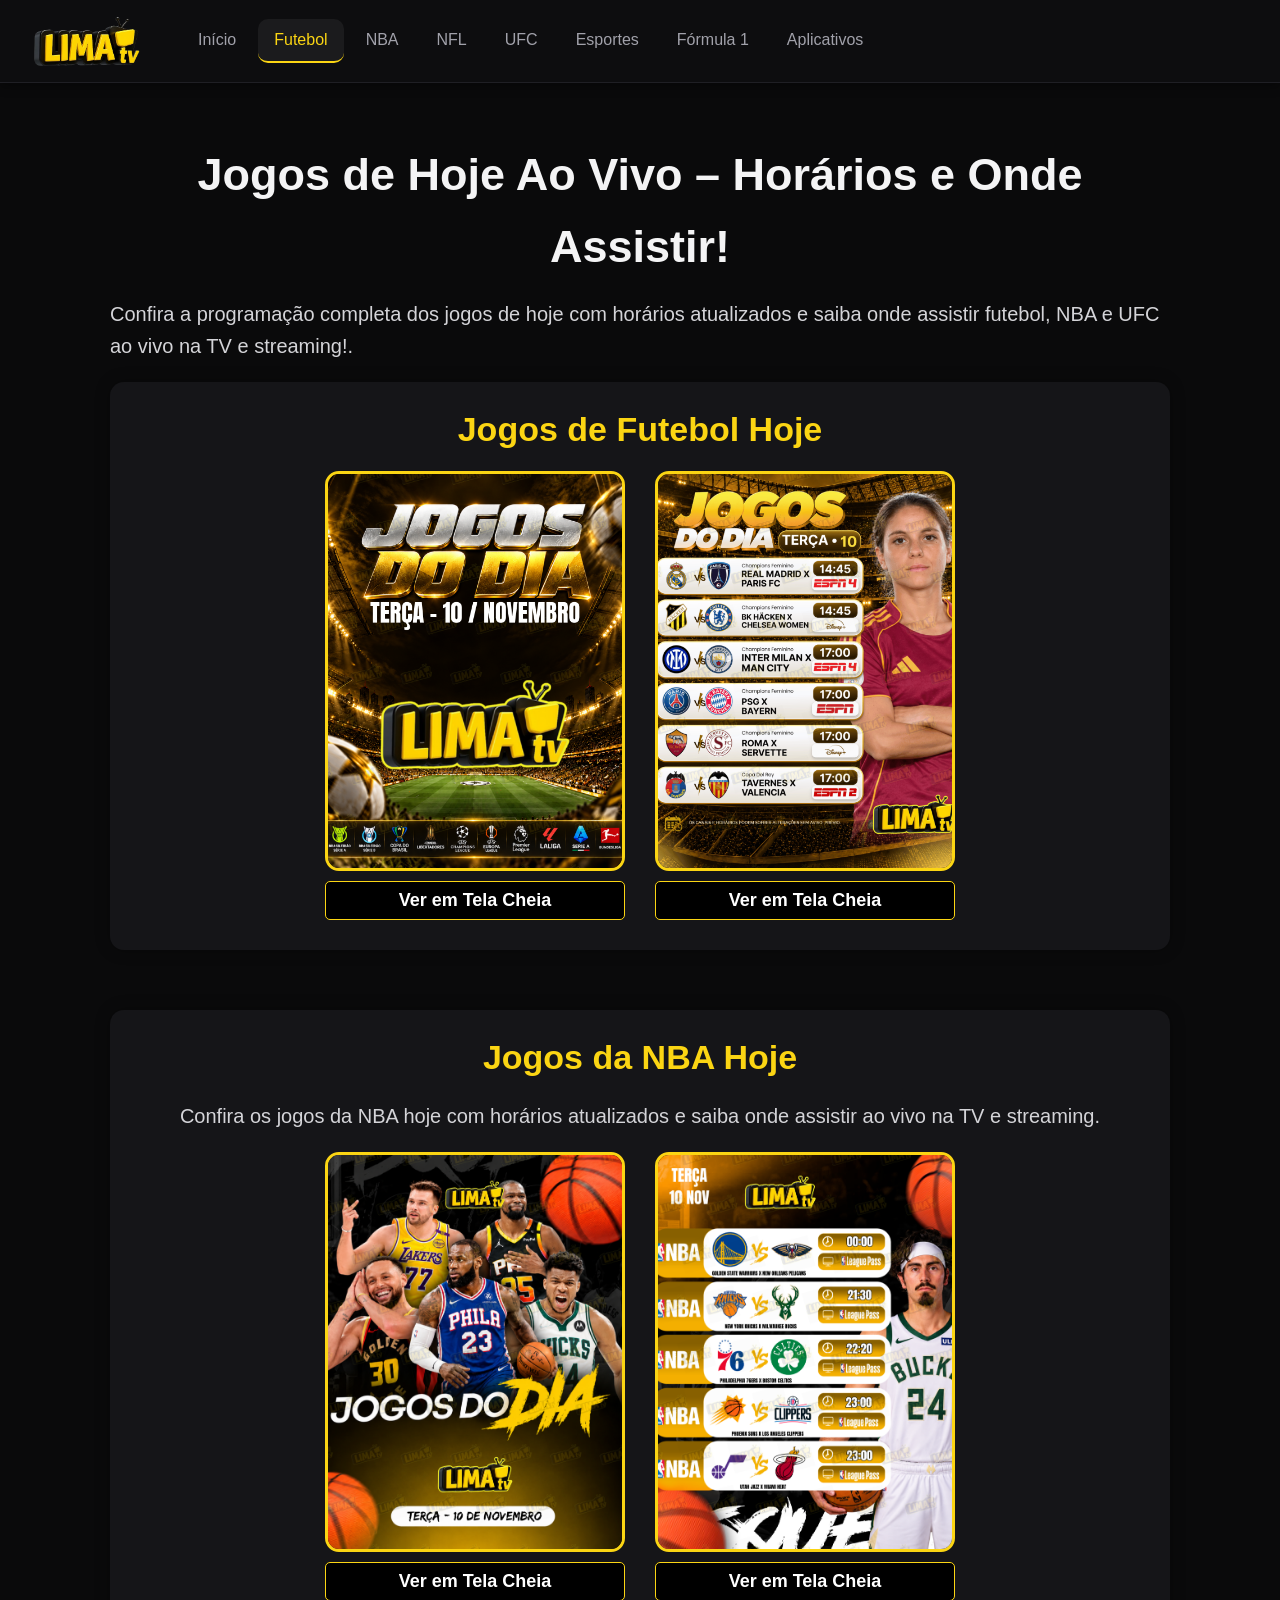
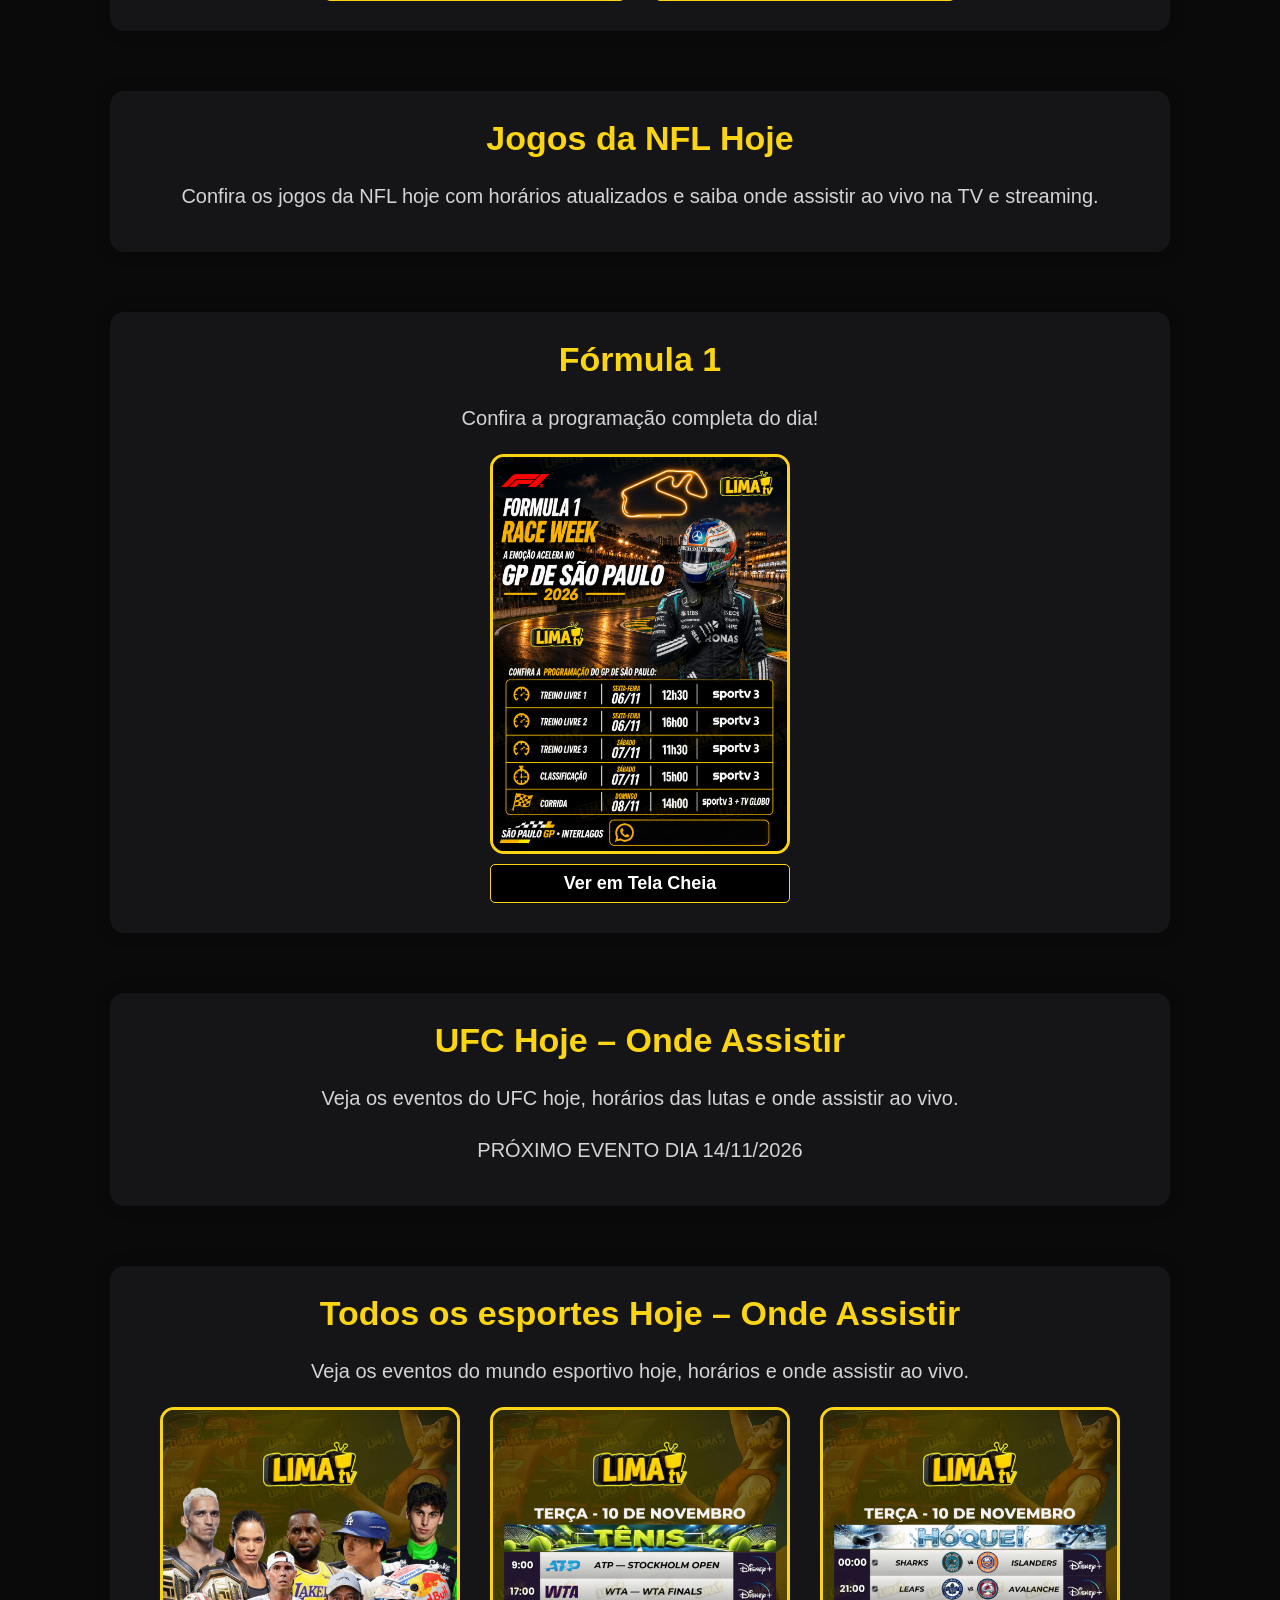
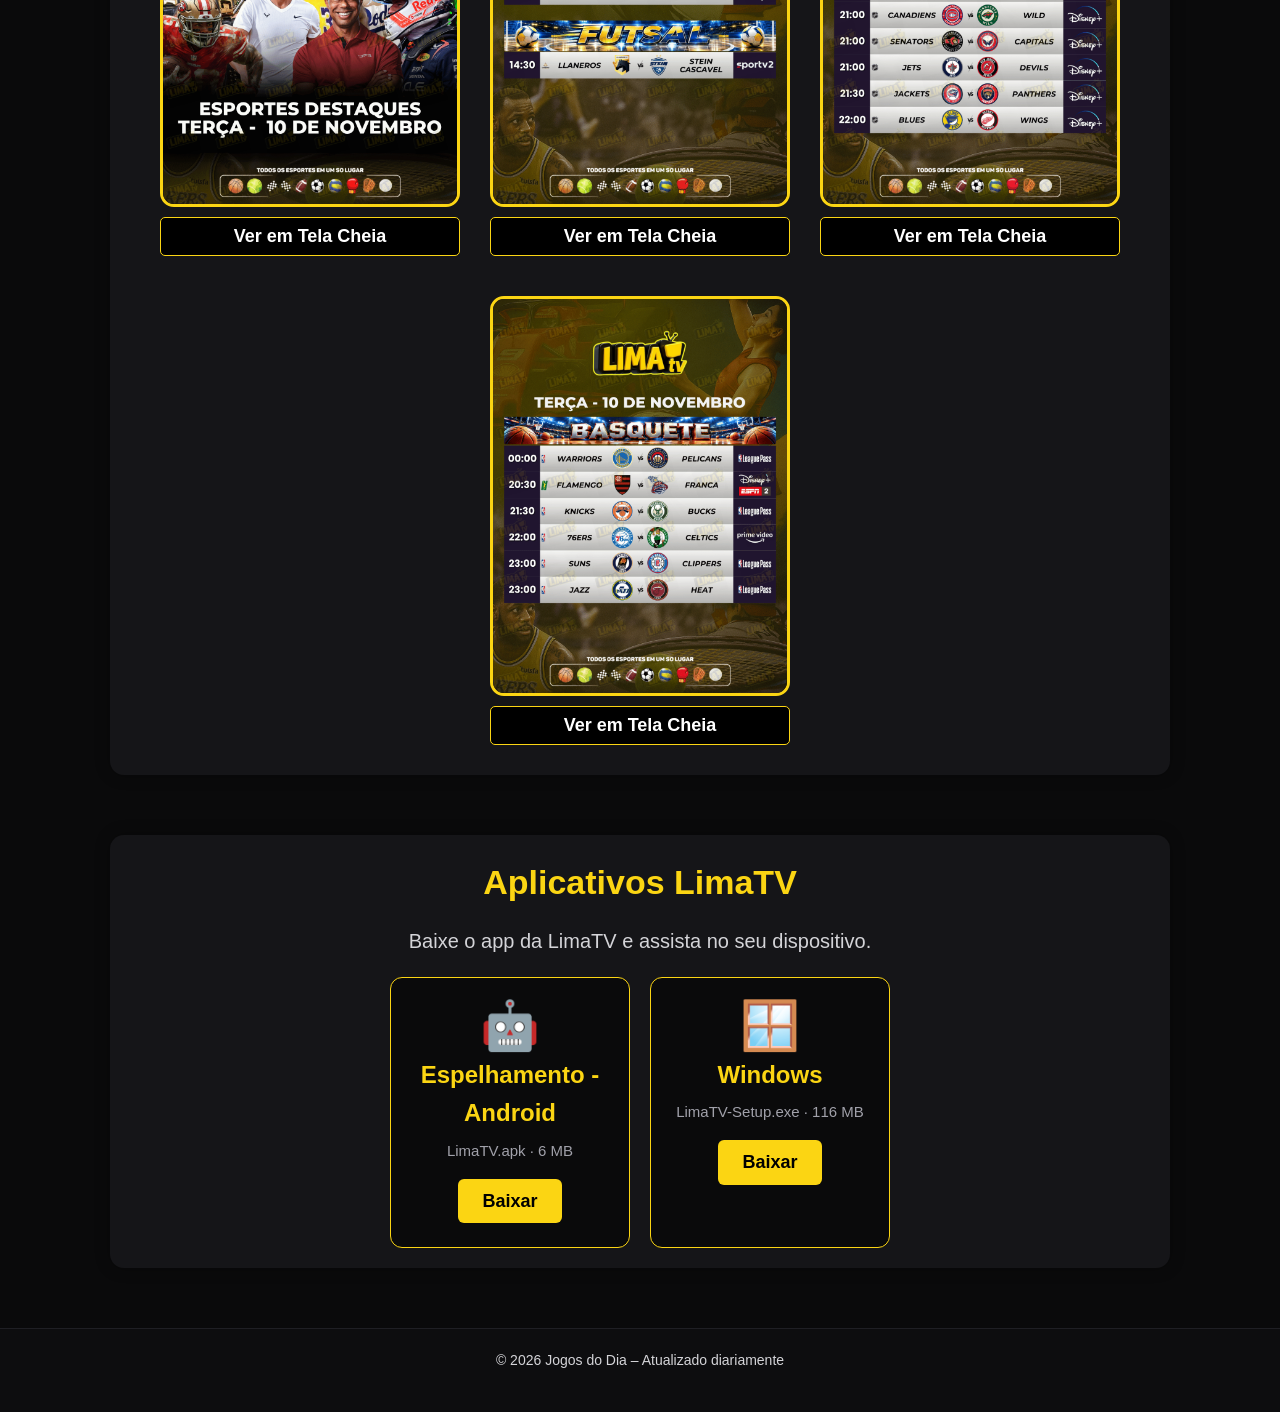
<file: index.html>
<!doctype html>

<html lang="pt-BR">
  <head>
    <meta charset="UTF-8" />
    <meta name="viewport" content="width=device-width, initial-scale=1.0" />

    <title id="titulo-site">Jogos de Hoje Ao Vivo – Futebol, NBA e UFC</title>

    <meta
      name="description"
      content="Confira os jogos de hoje ao vivo com horários atualizados e onde assistir futebol, NBA e UFC. Programação completa todos os dias."
    />

    <link rel="canonical" href="https://www.jogosdehoje.top/" />

    <!-- Open Graph -->
    <meta property="og:title" content="Jogos de Hoje – Onde Assistir Ao Vivo" />
    <meta
      property="og:description"
      content="Veja os jogos de hoje com horários e transmissão ao vivo."
    />
    <meta
      property="og:image"
      content="https://www.jogosdehoje.top/preview.jpg"
    />

    <meta property="og:type" content="website" />
    <meta property="og:locale" content="pt_BR" />

    <link rel="stylesheet" href="style.css" />
    <link rel="shortcut icon" href="limatvlogopreta.png" type="image/x-icon" />
  </head>

  <body>
    <header>
      <div class="img-desktop">
        <img
          class="img.desktop"
          src="limatvlogopreta.png"
          alt="Logo Jogos do Dia"
          width="200"
          height="80"
        />
      </div>

      <div class="menu-mobile">
        <div>
          <img
            src="limatvlogopreta.png"
            alt="Logo Jogos do Dia"
            width="200"
            height="80"
          />
        </div>
        <button id="menu-btn">&#9776;</button>
      </div>

      <nav id="menu">
        <ul>
          <li>
            <a href="#inicio" class="ativo"
              ><span class="nav-icon" aria-hidden="true">🏠</span>Início</a
            >
          </li>
          <li>
            <a href="#futebol"
              ><span class="nav-icon" aria-hidden="true">⚽</span>Futebol</a
            >
          </li>
          <li>
            <a href="#nba"
              ><span class="nav-icon" aria-hidden="true">🏀</span>NBA</a
            >
          </li>
          <li>
            <a href="#nfl"
              ><span class="nav-icon" aria-hidden="true">🏈</span>NFL</a
            >
          </li>
          <li>
            <a href="#ufc"
              ><span class="nav-icon" aria-hidden="true">🥊</span>UFC</a
            >
          </li>
          <li>
            <a href="#esportes"
              ><span class="nav-icon" aria-hidden="true">🏆</span>Esportes</a
            >
          </li>
          <li>
            <a href="#formula1"
              ><span class="nav-icon" aria-hidden="true">🏎️</span>Fórmula 1</a
            >
          </li>
          <li>
            <a href="#aplicativos"
              ><span class="nav-icon" aria-hidden="true">📲</span>Aplicativos</a
            >
          </li>
        </ul>
      </nav>

      <div id="menu-backdrop"></div>
    </header>

    <!-- COLOQUE LOGO ABAIXO DO <header> -->

    <main>
      <!-- BANNER ESPORTIVO -->
      <!-- <div class="sports-banner">
        <div class="sports-icons">
          <span>🏆</span>
          <span>🇧🇷💚💛💙</span>
          <span>🇧🇷</span>
        </div>

        <div class="sports-content">
          <h2>🏆 Brasil na copa!</h2>

          <div id="contador-copa"></div>
        </div>
      </div> -->

      <br />

      <!-- H1 PRINCIPAL -->

      <section id="inicio" class="reveal">
        <h1>Jogos de Hoje Ao Vivo – Horários e Onde Assistir!</h1>

        <p>
          Confira a programação completa dos jogos de hoje com horários
          atualizados e saiba onde assistir futebol, NBA e UFC ao vivo na TV e
          streaming!.
        </p>
      </section>

      <!-- FUTEBOL -->
      <section id="futebol" class="container reveal">
        <h2>Jogos de Futebol Hoje</h2>

        <section class="div-imagens">
          <div class="container-imagens">
            <div>
              <img
                src="futebol/capa_com_logo.png?v=10/11/2026"
                alt="Jogos de futebol de hoje com horários e onde assistir"
                width="300"
                height="400"
                loading="lazy"
              />
              <button class="btn-fullscreen">Ver em Tela Cheia</button>
            </div>

            <div>
              <img
                src="futebol/banner_1.png?v=10/11/2026"
                alt="Jogos de futebol de hoje com horários e onde assistir"
                width="300"
                height="400"
                loading="lazy"
              />
              <button class="btn-fullscreen">Ver em Tela Cheia</button>
            </div>
          </div>
        </section>
      </section>
      <!-- NBA -->
      <section id="nba" class="container reveal">
        <h2>Jogos da NBA Hoje</h2>

        <p>
          Confira os jogos da NBA hoje com horários atualizados e saiba onde
          assistir ao vivo na TV e streaming.
        </p>

        <div class="div-imagens">
          <div class="container-imagens">
            <div>
              <img
                src="nba/capa_com_logo.png?v=10/11/2026"
                alt="Jogos da NBA hoje com transmissão ao vivo"
                width="300"
                height="400"
                loading="lazy"
              />
              <button class="btn-fullscreen">Ver em Tela Cheia</button>
            </div>

            <div>
              <img
                src="nba/banner_1.png?v=10/11/2026"
                alt="Jogos da NBA hoje com transmissão ao vivo"
                width="300"
                height="400"
                loading="lazy"
              />
              <button class="btn-fullscreen">Ver em Tela Cheia</button>
            </div>
          </div>
        </div>
      </section>
      <!-- NFL -->
      <section id="nfl" class="container reveal">
        <h2>Jogos da NFL Hoje</h2>

        <p>
          Confira os jogos da NFL hoje com horários atualizados e saiba onde
          assistir ao vivo na TV e streaming.
        </p>

        <div class="div-imagens">
          <div class="container-imagens">
            <!-- <div>
              <img
                src="nfl/capa_com_logo.png?=v10/11/2026"
                alt="Jogos da NBA hoje com transmissão ao vivo"
                width="300"
                height="400"
                loading="lazy"
              />
              <button class="btn-fullscreen">Ver em Tela Cheia</button>
            </div> -->

            <!-- <div>
              <img
                src="nfl/banner_1.png?v=10/11/2026"
                alt="Jogos da NBA hoje com transmissão ao vivo"
                width="300"
                height="400"
                loading="lazy"
              />
              <button class="btn-fullscreen">Ver em Tela Cheia</button>
            </div> -->
          </div>
        </div>
      </section>

      <!-- formula 1 -->
      <section id="formula1" class="container reveal">
        <h2>Fórmula 1</h2>

        <p>Confira a programação completa do dia!</p>

        <div class="div-imagens">
          <div class="container-imagens">
            <!-- <p>PRÓXIMO GP Do brasil 08/11/2026</p> -->
            <div>
              <img
                src="f1/banner_1.png?v=06/11/2026"
                alt="Jogos da NBA hoje com transmissão ao vivo"
                width="300"
                height="400"
                loading="lazy"
              />

              <button class="btn-fullscreen">Ver em Tela Cheia</button>
            </div>
          </div>
        </div>
      </section>

      <!-- UFC -->
      <section id="ufc" class="container reveal">
        <h2>UFC Hoje – Onde Assistir</h2>

        <p>
          Veja os eventos do UFC hoje, horários das lutas e onde assistir ao
          vivo.
        </p>

        <p>PRÓXIMO EVENTO DIA 14/11/2026</p>

        <div class="div-imagens">
          <div class="container-imagens">
            <!-- <div>
              <img
                src="ufc/capa_com_logo.png"
                alt="Evento UFC hoje com horário e transmissão"
                width="300"
                height="400"
                loading="lazy"
              />
              <button class="btn-fullscreen">Ver em Tela Cheia</button>
            </div>

            <div>
              <img
                src="ufc/banner_1.png"
                alt="Evento UFC hoje com horário e transmissão"
                width="300"
                height="400"
                loading="lazy"
              />
              <button class="btn-fullscreen">Ver em Tela Cheia</button>
            </div> -->
          </div>
        </div>
      </section>

      <!-- ESPORTES -->
      <section id="esportes" class="container reveal">
        <h2>Todos os esportes Hoje – Onde Assistir</h2>

        <p>
          Veja os eventos do mundo esportivo hoje, horários e onde assistir ao
          vivo.
        </p>

        <div class="div-imagens">
          <div class="container-imagens">
            <div>
              <img
                src="esportes/banner_1.png?v=10/11/2026"
                alt="Evento ESPORTES hoje com horário e transmissão"
                width="300"
                height="400"
                loading="lazy"
              />
              <button class="btn-fullscreen">Ver em Tela Cheia</button>
            </div>

            <div>
              <img
                src="esportes/banner_2.png?v=10/11/2026"
                alt="Evento ESPORTES hoje com horário e transmissão"
                width="300"
                height="400"
                loading="lazy"
              />
              <button class="btn-fullscreen">Ver em Tela Cheia</button>
            </div>

            <div>
              <img
                src="esportes/banner_3.png?v=10/11/2026"
                alt="Evento ESPORTES hoje com horário e transmissão"
                width="300"
                height="400"
                loading="lazy"
              />
              <button class="btn-fullscreen">Ver em Tela Cheia</button>
            </div>

            <div>
              <img
                src="esportes/banner_4.png?v=10/11/2026"
                alt="Evento ESPORTES hoje com horário e transmissão"
                width="300"
                height="400"
                loading="lazy"
              />
              <button class="btn-fullscreen">Ver em Tela Cheia</button>
            </div>
          </div>
        </div>
      </section>

      <!-- APLICATIVOS -->
      <section id="aplicativos" class="container reveal">
        <h2>Aplicativos LimaTV</h2>

        <p>Baixe o app da LimaTV e assista no seu dispositivo.</p>

        <div class="apps-lista">
          <a
            class="app-card"
            rel="noreferrer"
            referrerpolicy="no-referrer"
            href="https://drive.usercontent.google.com/download?id=1x_rz7pHglpgOQwqvvTLU9sAnH4u5QfOC&export=download&confirm=t"
          >
            <span class="app-icone" aria-hidden="true">🤖</span>
            <span class="app-nome">Espelhamento - Android</span>
            <span class="app-info">LimaTV.apk · 6 MB</span>
            <span class="app-botao">Baixar</span>
          </a>

          <a
            class="app-card"
            rel="noreferrer"
            referrerpolicy="no-referrer"
            href="https://drive.usercontent.google.com/download?id=1lflVyYDSSNfG283dmlX6aMQu9pd-xUa1&export=download&confirm=t"
          >
            <span class="app-icone" aria-hidden="true">🪟</span>
            <span class="app-nome">Windows</span>
            <span class="app-info">LimaTV-Setup.exe · 116 MB</span>
            <span class="app-botao">Baixar</span>
          </a>
        </div>
      </section>
    </main>

    <footer>
      <p>© 2026 Jogos do Dia – Atualizado diariamente</p>
    </footer>
    <!-- MODAL TELA CHEIA -->
    <div id="modalImagem" class="modal">
      <span class="fechar">&times;</span>
      <img class="modal-conteudo" id="imgExpandida" />
    </div>

    <script src="script.js"></script>
  </body>
</html>
</file>
<file: style.css>
/* ========================
   RESET
======================== */
* {
  margin: 0;
  padding: 0;
  box-sizing: border-box;
}

/* ========================
   BASE
======================== */
html {
  font-size: 62.5%;
  scroll-behavior: smooth;
}

body {
  font-family: "Segoe UI", Arial, sans-serif;
  background: #0a0a0b;
  color: #f4f4f5;
  line-height: 1.6;
}

/* ========================
   HEADER
======================== */
header {
  background: #0d0d0f;
  text-align: center;
  padding: 25px 15px;
  box-shadow: 0 3px 10px rgba(0, 0, 0, 0.4);
}

header img {
  width: 180px;
  margin-bottom: 15px;
}

.menu-mobile {
  display: flex;
  /* flex-direction: column; */
  justify-content: space-between;
  align-items: center;
  padding: 15px;
}

.menu-mobile h2 {
  color: #fff;
}

#menu-btn {
  display: none;
  font-size: 30px;
  background: none;
  border: none;
  color: #fff;
  cursor: pointer;
}

#menu-btn.open {
  color: #fbd513;
}

.menu-mobile {
  display: none;
}

nav ul {
  display: flex;
  justify-content: center;
  gap: 25px;
  list-style: none;
  flex-wrap: wrap;
}

nav a {
  position: relative;
  text-decoration: none;
  color: #fbd513;
  font-size: 2rem;
  font-weight: 600;
  transition: color 0.25s ease;
}

nav a::after {
  content: "";
  position: absolute;
  left: 0;
  bottom: -4px;
  width: 100%;
  height: 2px;
  background: currentColor;
  transform: scaleX(0);
  transform-origin: right;
  transition: transform 0.3s cubic-bezier(0.22, 1, 0.36, 1);
}

nav a:hover {
  color: #fff;
}

nav a:hover::after {
  transform: scaleX(1);
  transform-origin: left;
}

.nav-icon {
  display: none;
}

/* ========================
   MAIN CONTAINER
======================== */
main {
  max-width: 1100px;
  margin: 40px auto;
  padding: 0 20px;
}
/* 
div {
  display: flex;
  flex-direction: column;
} */

.btn-fullscreen {
  display: block;
  width: 100%;
  margin-top: 10px;
  margin: 10px;
}

/* ========================
   TYPOGRAPHY
======================== */
h1 {
  font-size: 4.5rem;
  margin-bottom: 15px;
  text-align: center;
}

h2 {
  font-size: 3.4rem;
  margin-bottom: 15px;
  color: #fbd513;
}

p {
  font-size: 2rem;
  margin-bottom: 20px;
  color: #d4d4d8;
}

/* ========================
   SECTIONS
======================== */
.container {
  margin-bottom: 60px;
  padding: 20px;
  background: #151518;
  border-radius: 14px;
  box-shadow: 0 0 15px rgba(0, 0, 0, 0.3);
  text-align: center;
}

/* ========================
   SCROLL REVEAL
======================== */
.reveal {
  opacity: 0;
  transform: translateY(30px);
  transition:
    opacity 0.7s cubic-bezier(0.22, 1, 0.36, 1),
    transform 0.7s cubic-bezier(0.22, 1, 0.36, 1);
}

.reveal.is-visible {
  opacity: 1;
  transform: translateY(0);
}

@media (prefers-reduced-motion: reduce) {
  html {
    scroll-behavior: auto;
  }

  .reveal {
    opacity: 1;
    transform: none;
    transition: none;
  }
}

/* ========================
   IMAGE GRID
======================== */
.div-imagens {
  display: flex;

  flex-wrap: wrap;
  gap: 20px;
  justify-content: center;
}

.container-imagens {
  display: flex;
  flex-wrap: wrap;
  justify-content: center;
  align-items: flex-start;
  gap: 30px;
}

/* CARD DE CADA IMAGEM */
.container-imagens > div {
  display: flex;
  flex-direction: column;
  align-items: center;
}

/* IMAGENS */
.div-imagens img {
  width: 300px;
  aspect-ratio: 3 / 4;
  object-fit: cover;
  border-radius: 14px;
  border: 3px solid #fbd513;
  background: linear-gradient(100deg, #1a2438 30%, #24304a 50%, #1a2438 70%);
  background-size: 200% 100%;
  animation: shimmer 1.4s ease-in-out infinite;
  transition:
    transform 0.35s cubic-bezier(0.22, 1, 0.36, 1),
    box-shadow 0.35s ease,
    border-color 0.35s ease;
}

.div-imagens img.loaded {
  animation: none;
  background: none;
}

@keyframes shimmer {
  0% {
    background-position: 200% 0;
  }
  100% {
    background-position: -200% 0;
  }
}

/* BOTÃO */
.btn-fullscreen {
  width: 100%;
  margin-top: 12px;
  padding: 12px;
}

.div-imagens img:hover {
  transform: scale(1.05);
  border-color: #fff;
  box-shadow: 0 10px 25px rgba(251, 213, 19, 0.25);
}

/* responsivo */

/* Responsivo para celular */
@media (max-width: 768px) {
  .container-imagens {
    flex-direction: column;
    align-items: center;
  }

  .container-imagens > div {
    width: 100%;
    max-width: 350px;
  }

  .div-imagens img {
    width: 100%;
  }

  .img-desktop {
    display: none;
  }
  .menu-mobile {
    display: flex;
    justify-content: space-between;
    align-items: center;
  }
  #menu-btn {
    display: block;
    transition: transform 0.25s cubic-bezier(0.22, 1, 0.36, 1);
  }

  #menu-btn.open {
    transform: rotate(90deg);
  }

  header {
    position: relative;
  }

  /* fundo escurecido atrás do menu, fecha ao tocar fora */
  #menu-backdrop {
    position: fixed;
    inset: 0;
    background: rgba(0, 0, 0, 0);
    pointer-events: none;
    transition: background 0.3s ease;
    z-index: 40;
  }

  #menu-backdrop.active {
    background: rgba(0, 0, 0, 0.6);
    pointer-events: auto;
  }

  /* menu flutuante estilo cartão */
  nav {
    position: absolute;
    top: calc(100% + 10px);
    left: 14px;
    right: 14px;
    z-index: 50;
    max-height: 0;
    opacity: 0;
    overflow: hidden;
    background: linear-gradient(160deg, #1c1c21, #0a0a0b);
    border: 1px solid rgba(251, 213, 19, 0.35);
    border-radius: 16px;
    box-shadow: 0 20px 45px rgba(0, 0, 0, 0.5);
    transform: translateY(-10px) scale(0.97);
    transform-origin: top center;
    pointer-events: none;
    transition:
      max-height 0.35s cubic-bezier(0.22, 1, 0.36, 1),
      opacity 0.25s ease,
      transform 0.3s cubic-bezier(0.22, 1, 0.36, 1);
  }

  nav.active {
    max-height: 500px;
    opacity: 1;
    transform: translateY(0) scale(1);
    pointer-events: auto;
  }

  nav ul {
    flex-direction: column;
    gap: 4px;
    text-align: left;
    padding: 10px;
  }

  nav li {
    padding: 0;
    border-top: none;
    opacity: 0;
    transform: translateX(-14px);
    transition:
      opacity 0.3s ease,
      transform 0.3s ease;
  }

  nav.active li {
    opacity: 1;
    transform: translateX(0);
  }

  nav.active li:nth-child(1) {
    transition-delay: 0.05s;
  }
  nav.active li:nth-child(2) {
    transition-delay: 0.1s;
  }
  nav.active li:nth-child(3) {
    transition-delay: 0.15s;
  }
  nav.active li:nth-child(4) {
    transition-delay: 0.2s;
  }
  nav.active li:nth-child(5) {
    transition-delay: 0.25s;
  }

  nav a {
    display: flex;
    align-items: center;
    gap: 12px;
    padding: 14px 16px;
    border-radius: 10px;
    font-size: 1.8rem;
  }

  nav a::after {
    display: none;
  }

  nav a:hover,
  nav a:active {
    background: rgba(251, 213, 19, 0.14);
    color: #fff;
  }

  .nav-icon {
    display: inline-block;
    font-size: 2rem;
  }

  .btn-fullscreen {
    display: none;
  }
}

/* expandir imagem / ver em tela cheia */

.btn-fullscreen {
  margin-top: 10px;
  padding: 8px 12px;
  border: none;
  background: #000;
  color: #fff;
  cursor: pointer;
  border-radius: 5px;
  font-size: 1.8rem;
  font-weight: 600;
  border: solid 1px #fbd513;
  transition:
    background 0.25s ease,
    transform 0.15s ease;
}

.btn-fullscreen:hover {
  background: #333;
  transform: translateY(-2px);
}

.btn-fullscreen:active {
  transform: translateY(0) scale(0.97);
}

/* MODAL */
.modal {
  position: fixed;
  z-index: 999;
  inset: 0;
  display: flex;
  align-items: center;
  justify-content: center;
  background-color: rgba(0, 0, 0, 0.92);
  opacity: 0;
  visibility: hidden;
  transition:
    opacity 0.3s ease,
    visibility 0.3s ease;
}

.modal.open {
  opacity: 1;
  visibility: visible;
}

.modal-conteudo {
  display: block;
  max-width: 90%;
  max-height: 90%;
  border: solid 2px #fbd513;
  border-radius: 5px;
  transform: scale(0.9);
  transition: transform 0.3s cubic-bezier(0.22, 1, 0.36, 1);
}

.modal.open .modal-conteudo {
  transform: scale(1);
}

.fechar {
  position: absolute;
  top: 20px;
  right: 35px;
  color: white;
  font-size: 40px;
  cursor: pointer;
  transition:
    transform 0.2s ease,
    color 0.2s ease;
}

.fechar:hover {
  color: #fbd513;
  transform: rotate(90deg);
}

/* ========================
   FOOTER
======================== */
footer {
  background: #0d0d0f;
  border-top: 1px solid #1f1f24;
  text-align: center;
  padding: 20px;
  margin-top: 60px;
  height: max-content;
}

footer p {
  font-size: 1.4rem;
}

/* ===================================
   BANNER ESPORTIVO
=================================== */

.sports-banner {
  position: relative;

  height: 400px;

  margin: 25px auto;

  padding: 30px;

  border-radius: 18px;

  overflow: hidden;

  background:
    linear-gradient(rgba(5, 10, 25, 0.88), rgba(5, 10, 25, 0.92)),
    url("brasil.jpeg");

  background-size: cover;
  background-position: top;

  border: 2px solid #2563eb;

  box-shadow:
    0 0 20px rgba(37, 99, 235, 0.35),
    0 0 45px rgba(59, 130, 246, 0.15);

  animation: brilhoEsportivo 4s infinite alternate;
}

.sports-content {
  position: relative;
  z-index: 2;
  display: grid;
  place-items: center;
  text-align: center;
}

.sports-banner h2 {
  font-size: 4rem;
  color: #fbd513;
  margin-top: 40px;
  /* margin-bottom: 10px; */
}

.sports-banner p {
  font-size: 2rem;
  color: #f4f4f5;
  /* margin-bottom: 20px; */
}

/* CONTADOR */

#contador-copa {
  /* display: inline-block; */

  #contador-copa {
    display: block;
    min-height: 80px;
  }

  padding: 15px 28px;

  background: rgba(15, 23, 42, 0.9);

  border: 2px solid #fbd513;

  border-radius: 14px;

  font-size: 3rem;
  font-weight: bold;

  color: #ffffff;

  box-shadow: 0 0 15px rgba(251, 213, 19, 0.3);
}

/* ÍCONES ESPORTIVOS */

.sports-icons {
  position: absolute;
  inset: 0;
  pointer-events: none;
  overflow: hidden;
}

.sports-icons span {
  position: absolute;

  bottom: -80px;

  font-size: 4rem;

  opacity: 0.18;

  animation: subirEsportes 12s linear infinite;
}

.sports-icons span:nth-child(1) {
  left: 12%;
  animation-delay: 0s;
}

.sports-icons span:nth-child(2) {
  left: 50%;
  animation-delay: 3s;
}

.sports-icons span:nth-child(3) {
  left: 82%;
  animation-delay: 6s;
}

/* CARD COPA */

.card-copa {
  margin: 40px 0;
}

.card-copa-conteudo {
  background: linear-gradient(135deg, #0d0d0f, #151518);

  border: 2px solid #2563eb;

  border-radius: 18px;

  padding: 35px;

  text-align: center;

  box-shadow: 0 0 20px rgba(37, 99, 235, 0.18);
}

.card-copa h2 {
  font-size: 3.5rem;
  color: #fbd513;
  margin-bottom: 15px;
}

.card-copa p {
  font-size: 2rem;
  color: #d4d4d8;
}

/* MINI ÍCONES */

.mini-icons {
  margin-top: 25px;

  display: flex;
  justify-content: center;
  gap: 18px;

  font-size: 3.5rem;
}

.mini-icons span {
  animation: pulseSports 2s infinite;
}

.mini-icons span:nth-child(2) {
  animation-delay: 0.3s;
}

.mini-icons span:nth-child(3) {
  animation-delay: 0.6s;
}

.mini-icons span:nth-child(4) {
  animation-delay: 0.9s;
}

/* ANIMAÇÕES */

@keyframes subirEsportes {
  0% {
    transform: translateY(0) rotate(0deg);
    opacity: 0;
  }

  10% {
    opacity: 0.18;
  }

  100% {
    transform: translateY(-120vh) rotate(360deg);
    opacity: 0;
  }
}

@keyframes brilhoEsportivo {
  from {
    box-shadow:
      0 0 20px rgba(37, 99, 235, 0.25),
      0 0 35px rgba(59, 130, 246, 0.1);
  }

  to {
    box-shadow:
      0 0 35px rgba(37, 99, 235, 0.5),
      0 0 60px rgba(59, 130, 246, 0.25);
  }
}

@keyframes pulseSports {
  0% {
    transform: scale(1);
  }

  50% {
    transform: scale(1.18);
  }

  100% {
    transform: scale(1);
  }
}

/* RESPONSIVO */

@media (max-width: 768px) {
  .sports-banner {
    padding: 22px;
  }

  .sports-banner h2 {
    font-size: 2.6rem;
  }

  .sports-banner p {
    font-size: 1.6rem;
  }

  #contador-copa {
    font-size: 2rem;
    padding: 12px 18px;
  }

  .sports-icons span {
    font-size: 3rem;
  }

  .card-copa h2 {
    font-size: 2.4rem;
  }

  .card-copa p {
    font-size: 1.7rem;
  }

  .mini-icons {
    font-size: 2.6rem;
    gap: 12px;
  }
}

/* ========================
   RESPONSIVO
======================== */
@media (max-width: 768px) {
  h1 {
    font-size: 2.6rem;
  }

  h2 {
    font-size: 2rem;
  }

  .div-imagens img {
    width: 100%;
    max-width: 350px;
  }

  nav ul {
    display: flex;
    justify-content: center;
    gap: 30px;
    list-style: none;
    padding: 15px;
  }

  .container {
    padding: 15px;
    text-align: center;
  }

  .container-imagens {
    display: flex;
    flex-wrap: wrap;
    gap: 20px;
    justify-content: center;
  }

  .container-imagens div {
    display: flex;
    flex-direction: column;
    align-items: center;
  }
  p {
    text-align: center;
  }

  .btn-fullscreen {
    margin-top: 12px;
  }

  .clique {
    display: flex;
    justify-content: center;
    align-items: center;
    color: #fff;
    background: linear-gradient(90deg, #0d0d0f, #1c1c21);
    height: 30px;
    font-size: 17px;
    text-decoration: none;
    padding: 30px;
    border-radius: 5px;
  }
}

/* ========================
   APLICATIVOS
======================== */
.apps-lista {
  display: flex;
  justify-content: center;
  flex-wrap: wrap;
  gap: 20px;
}

.app-card {
  display: flex;
  flex-direction: column;
  align-items: center;
  gap: 6px;
  width: 240px;
  max-width: 100%;
  padding: 24px 16px;
  background: #0a0a0b;
  border: solid 1px #fbd513;
  border-radius: 12px;
  text-decoration: none;
  color: #f4f4f5;
  transition:
    transform 0.2s ease,
    box-shadow 0.2s ease;
}

.app-card:hover {
  transform: translateY(-4px);
  box-shadow: 0 6px 18px rgba(251, 213, 19, 0.2);
}

.app-icone {
  font-size: 4.8rem;
  line-height: 1;
}

.app-nome {
  font-size: 2.4rem;
  font-weight: 700;
  color: #fbd513;
}

.app-info {
  font-size: 1.5rem;
  color: #a1a1aa;
}

.app-botao {
  margin-top: 10px;
  padding: 8px 24px;
  background: #fbd513;
  color: #000;
  border-radius: 6px;
  font-size: 1.8rem;
  font-weight: 700;
}

/* ========================
   MENU NOVO (logo à esquerda, item ativo em destaque)
======================== */
header {
  background: #0d0d0f;
  border-bottom: 1px solid #1f1f24;
}

nav a.ativo {
  color: #fbd513;
}

@media (min-width: 769px) {
  header {
    display: flex;
    align-items: center;
    gap: 40px;
    padding: 12px 32px;
    text-align: left;
  }

  .img-desktop img {
    width: 110px;
    height: auto;
    margin: 0;
    display: block;
  }

  nav ul {
    justify-content: flex-start;
    gap: 6px;
  }

  nav a {
    display: block;
    padding: 8px 16px;
    border-radius: 10px;
    border-bottom: 2px solid transparent;
    color: #a1a1aa;
    font-size: 1.6rem;
    font-weight: 500;
    transition:
      color 0.2s ease,
      background 0.2s ease,
      border-color 0.2s ease;
  }

  nav a::after {
    display: none;
  }

  nav a:hover {
    color: #fff;
    background: rgba(255, 255, 255, 0.04);
  }

  nav a.ativo {
    color: #fbd513;
    background: rgba(255, 255, 255, 0.06);
    border-bottom-color: #fbd513;
  }
}

@media (max-width: 768px) {
  nav a {
    color: #d4d4d8;
  }

  nav a.ativo {
    color: #fbd513;
    background: rgba(251, 213, 19, 0.1);
  }

  nav {
    background: #141418;
  }

  nav.active li:nth-child(6) {
    transition-delay: 0.3s;
  }
  nav.active li:nth-child(7) {
    transition-delay: 0.35s;
  }
  nav.active li:nth-child(8) {
    transition-delay: 0.4s;
  }
}

/* ========================
   MENU FIXO NO TOPO
======================== */
header {
  position: sticky;
  top: 0;
  z-index: 100;
}

/* compensa a altura do menu fixo ao pular para uma seção */
section[id] {
  scroll-margin-top: 100px;
}

@media (max-width: 768px) {
  header {
    position: sticky;
    padding: 8px 12px;
  }

  .menu-mobile {
    padding: 0 4px;
  }

  .menu-mobile img {
    width: 110px;
    height: auto;
    margin: 0;
    display: block;
  }

  section[id] {
    scroll-margin-top: 90px;
  }
}

/* ========================
   MENU CELULAR: todos os itens visíveis
======================== */
@media (max-width: 768px) {
  nav.active {
    max-height: calc(100vh - 110px);
    max-height: calc(100dvh - 110px);
    overflow-y: auto;
  }

  nav ul {
    gap: 2px;
    padding: 8px;
  }

  nav a {
    padding: 10px 14px;
    font-size: 1.7rem;
  }
}
</file>
